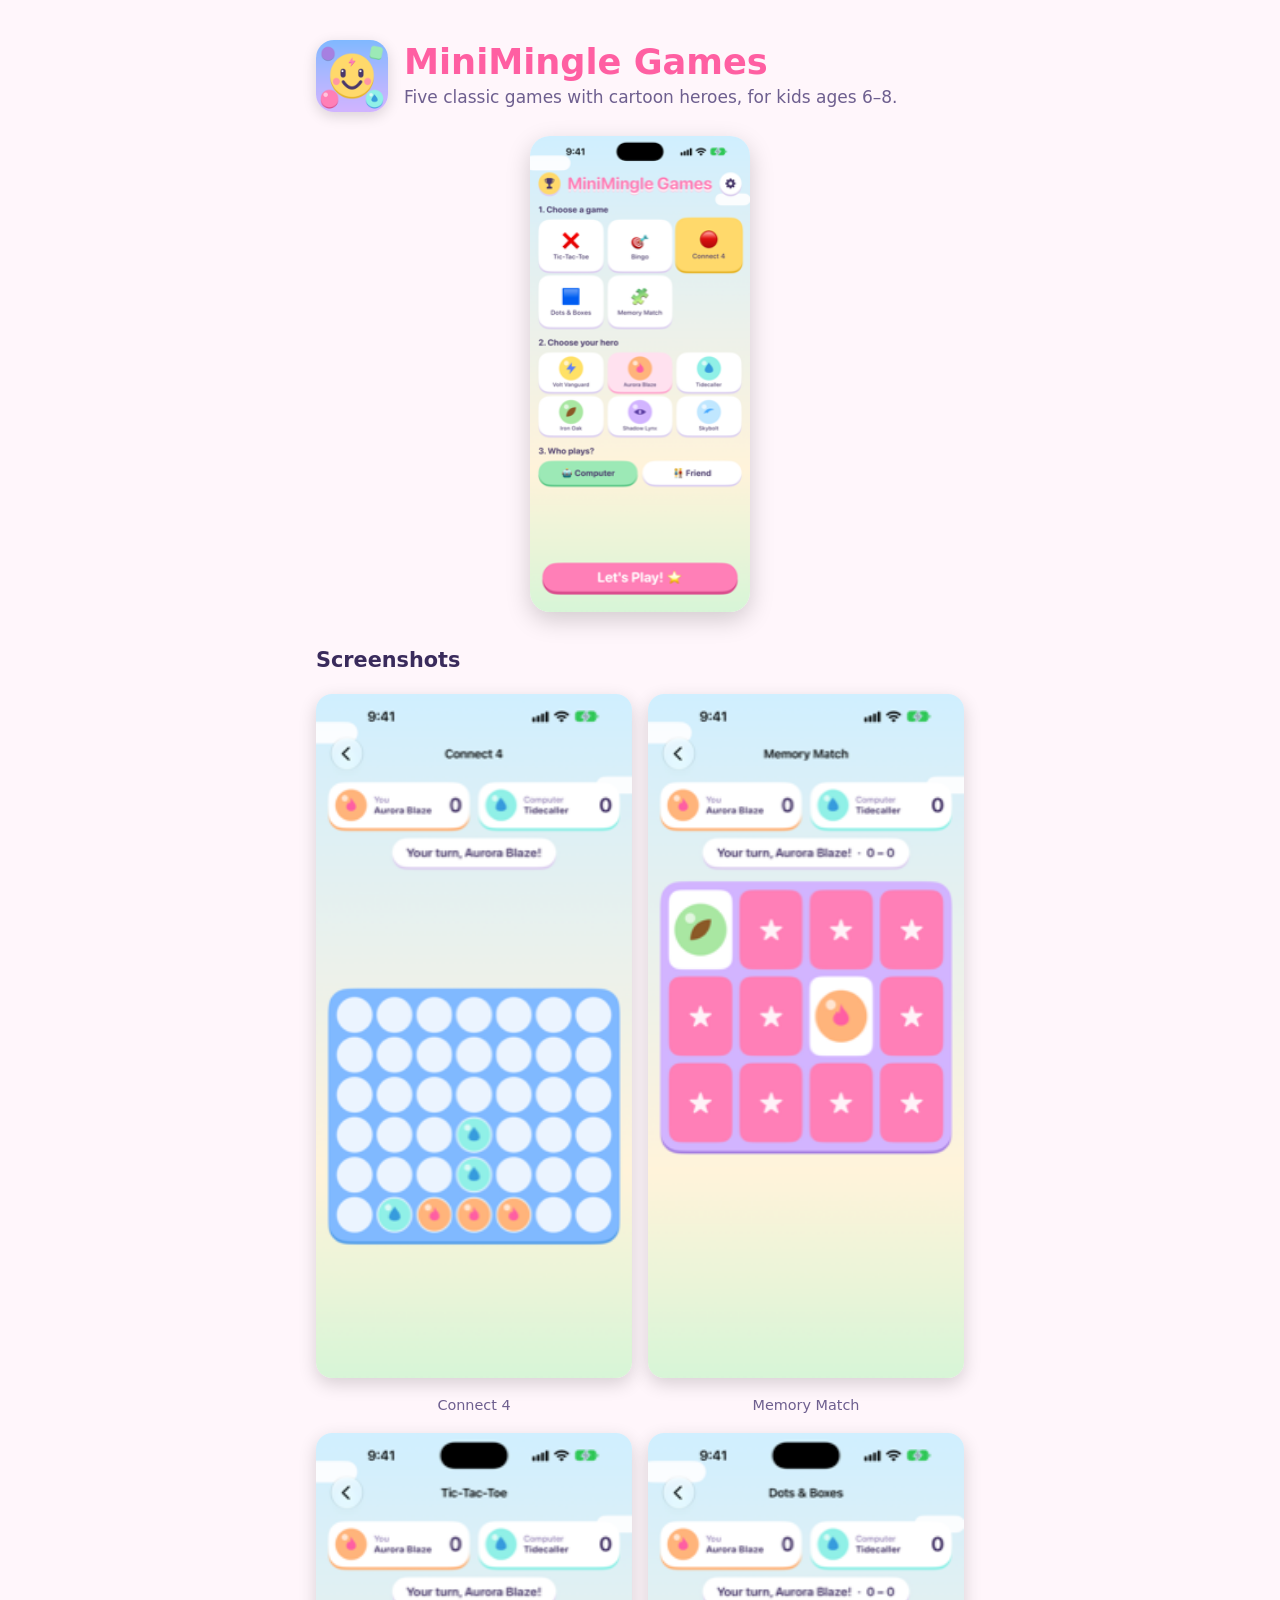
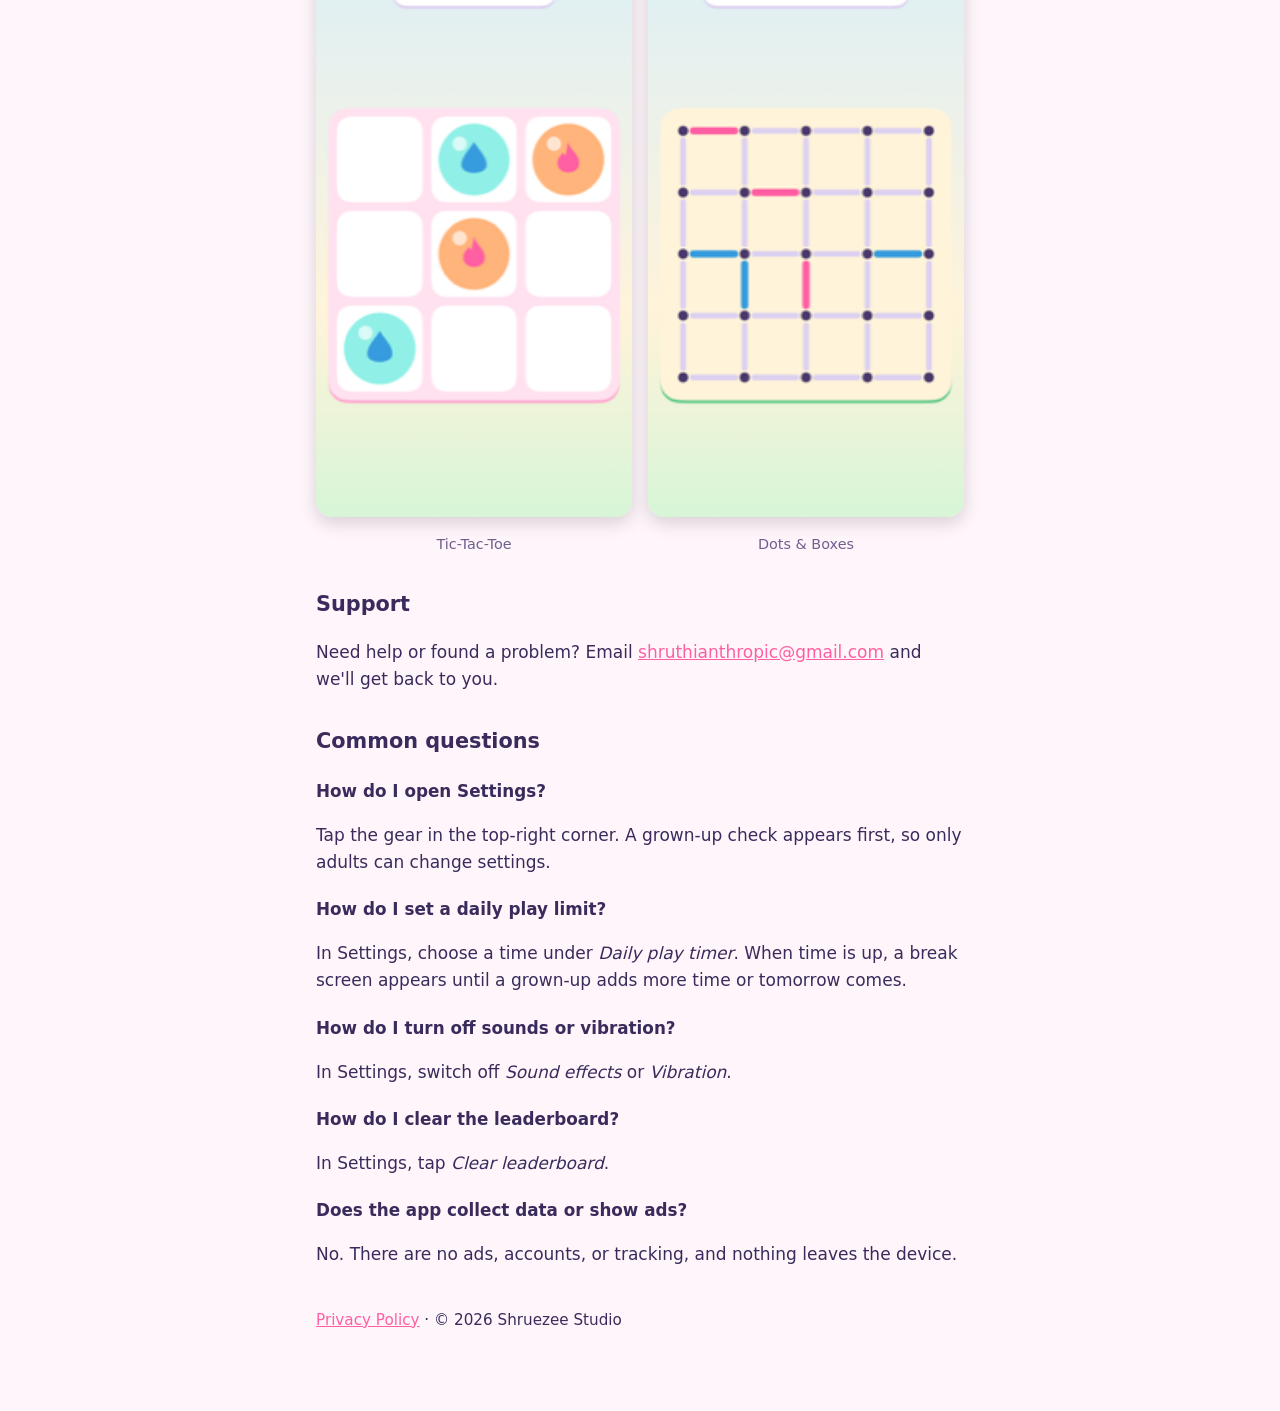
<file: index.html>
<!doctype html>
<html lang="en">
<head>
<meta charset="utf-8">
<meta name="viewport" content="width=device-width, initial-scale=1">
<title>MiniMingle Games – Support</title>
<link rel="stylesheet" href="style.css">
</head>
<body>
<main>
  <div class="hero">
    <img src="images/app-icon.png" alt="MiniMingle Games app icon" class="icon">
    <div>
      <h1>MiniMingle Games</h1>
      <p class="sub">Five classic games with cartoon heroes, for kids ages 6–8.</p>
    </div>
  </div>
  <img src="images/screenshot-home.png" alt="MiniMingle Games home screen showing game, hero, and opponent picker" class="screenshot">

  <h2>Screenshots</h2>
  <div class="gallery">
    <figure>
      <img src="images/screenshot-connect4.png" alt="Connect 4 gameplay">
      <figcaption>Connect 4</figcaption>
    </figure>
    <figure>
      <img src="images/screenshot-memory.png" alt="Memory Match gameplay">
      <figcaption>Memory Match</figcaption>
    </figure>
    <figure>
      <img src="images/screenshot-tictactoe.png" alt="Tic-Tac-Toe gameplay">
      <figcaption>Tic-Tac-Toe</figcaption>
    </figure>
    <figure>
      <img src="images/screenshot-dots.png" alt="Dots & Boxes gameplay">
      <figcaption>Dots &amp; Boxes</figcaption>
    </figure>
  </div>

  <h2>Support</h2>
  <p>Need help or found a problem? Email
  <a href="mailto:shruthianthropic@gmail.com">shruthianthropic@gmail.com</a> and we'll get back to you.</p>

  <h2>Common questions</h2>
  <h3>How do I open Settings?</h3>
  <p>Tap the gear in the top-right corner. A grown-up check appears first, so only
  adults can change settings.</p>

  <h3>How do I set a daily play limit?</h3>
  <p>In Settings, choose a time under <em>Daily play timer</em>. When time is up, a
  break screen appears until a grown-up adds more time or tomorrow comes.</p>

  <h3>How do I turn off sounds or vibration?</h3>
  <p>In Settings, switch off <em>Sound effects</em> or <em>Vibration</em>.</p>

  <h3>How do I clear the leaderboard?</h3>
  <p>In Settings, tap <em>Clear leaderboard</em>.</p>

  <h3>Does the app collect data or show ads?</h3>
  <p>No. There are no ads, accounts, or tracking, and nothing leaves the device.</p>

  <p class="foot"><a href="privacy.html">Privacy Policy</a> · © 2026 Shruezee Studio</p>
</main>
</body>
</html>
</file>
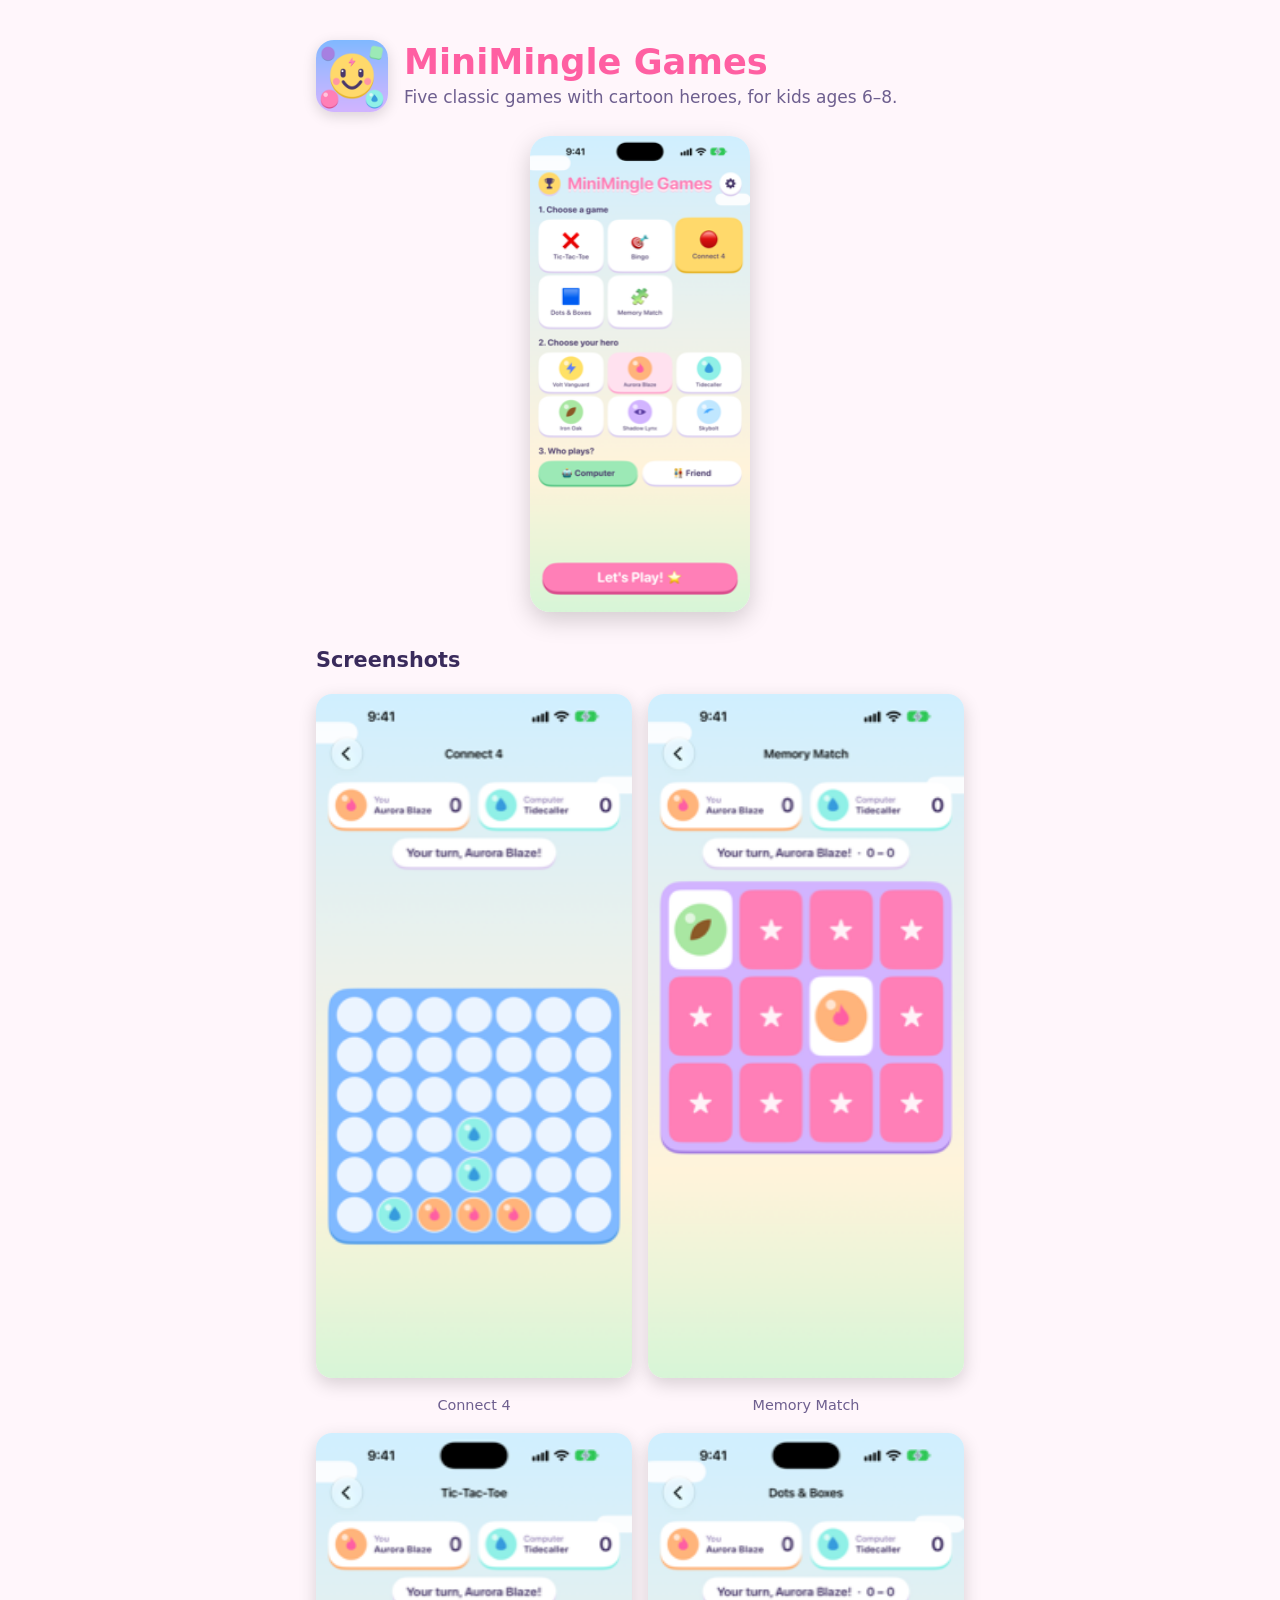
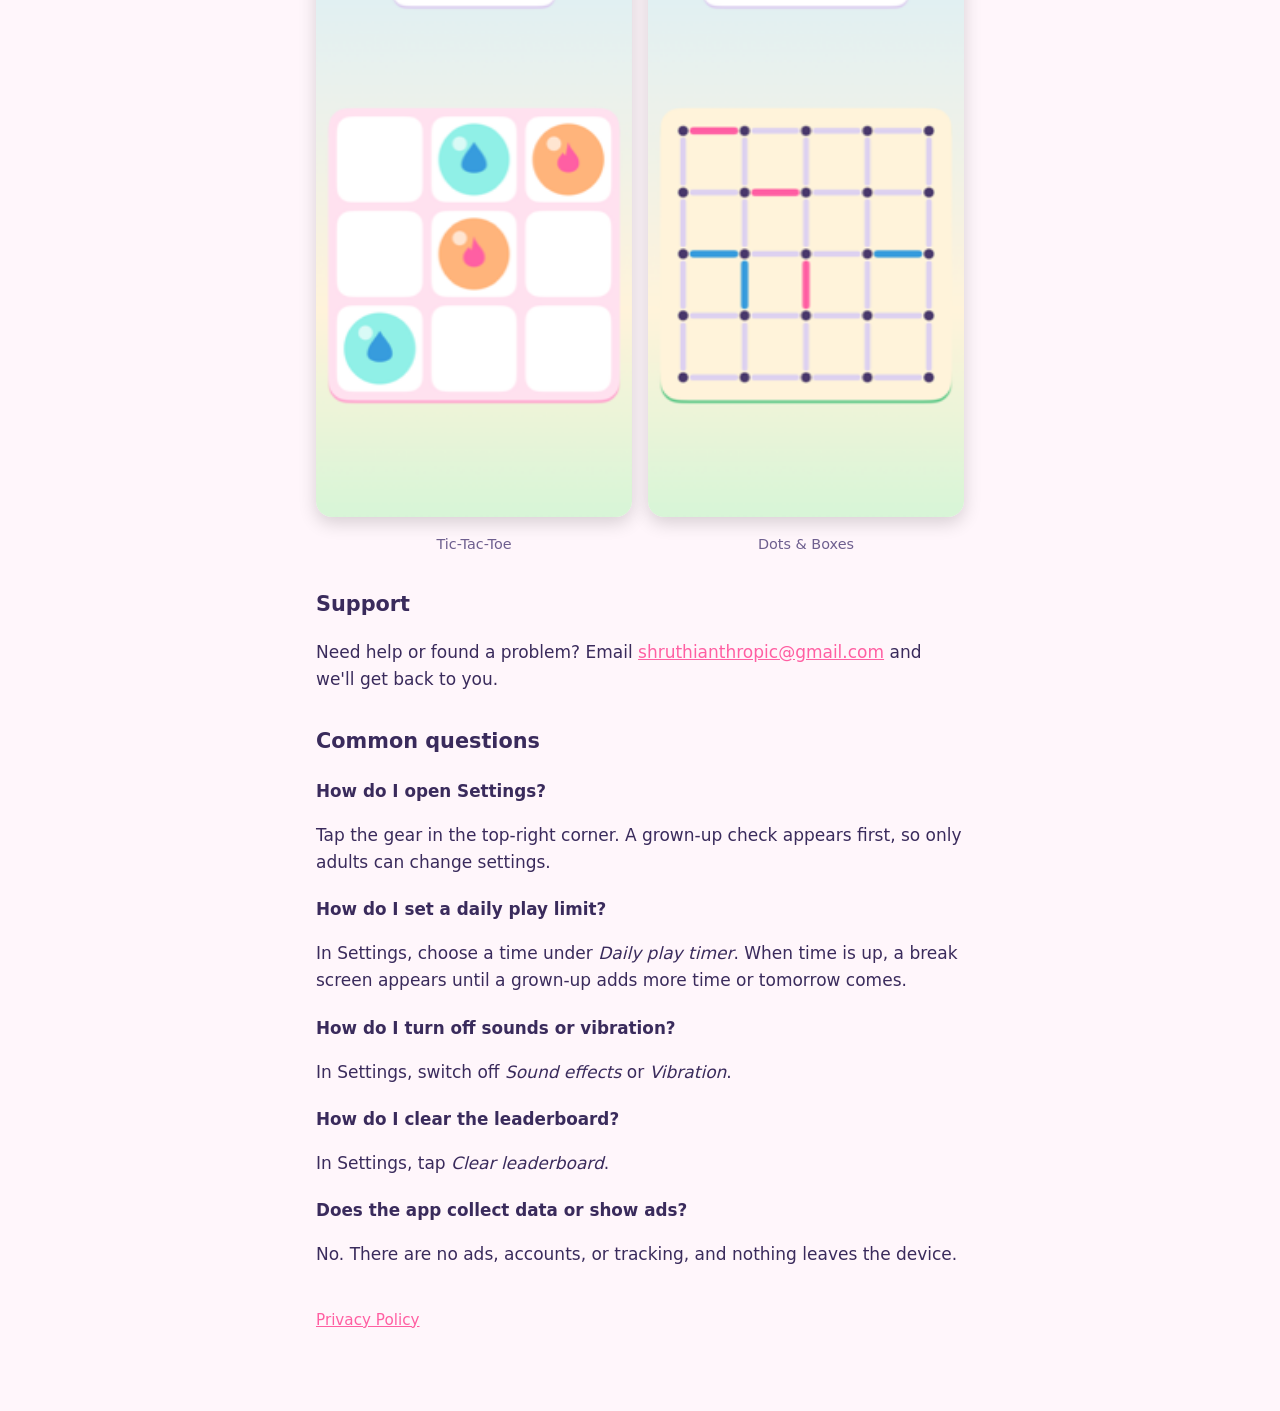
<file: docs/index.html>
<!doctype html>
<html lang="en">
<head>
<meta charset="utf-8">
<meta name="viewport" content="width=device-width, initial-scale=1">
<title>MiniMingle Games – Support</title>
<link rel="stylesheet" href="style.css">
</head>
<body>
<main>
  <div class="hero">
    <img src="images/app-icon.png" alt="MiniMingle Games app icon" class="icon">
    <div>
      <h1>MiniMingle Games</h1>
      <p class="sub">Five classic games with cartoon heroes, for kids ages 6–8.</p>
    </div>
  </div>
  <img src="images/screenshot-home.png" alt="MiniMingle Games home screen showing game, hero, and opponent picker" class="screenshot">

  <h2>Screenshots</h2>
  <div class="gallery">
    <figure>
      <img src="images/screenshot-connect4.png" alt="Connect 4 gameplay">
      <figcaption>Connect 4</figcaption>
    </figure>
    <figure>
      <img src="images/screenshot-memory.png" alt="Memory Match gameplay">
      <figcaption>Memory Match</figcaption>
    </figure>
    <figure>
      <img src="images/screenshot-tictactoe.png" alt="Tic-Tac-Toe gameplay">
      <figcaption>Tic-Tac-Toe</figcaption>
    </figure>
    <figure>
      <img src="images/screenshot-dots.png" alt="Dots & Boxes gameplay">
      <figcaption>Dots &amp; Boxes</figcaption>
    </figure>
  </div>

  <h2>Support</h2>
  <p>Need help or found a problem? Email
  <a href="mailto:shruthianthropic@gmail.com">shruthianthropic@gmail.com</a> and we'll get back to you.</p>

  <h2>Common questions</h2>
  <h3>How do I open Settings?</h3>
  <p>Tap the gear in the top-right corner. A grown-up check appears first, so only
  adults can change settings.</p>

  <h3>How do I set a daily play limit?</h3>
  <p>In Settings, choose a time under <em>Daily play timer</em>. When time is up, a
  break screen appears until a grown-up adds more time or tomorrow comes.</p>

  <h3>How do I turn off sounds or vibration?</h3>
  <p>In Settings, switch off <em>Sound effects</em> or <em>Vibration</em>.</p>

  <h3>How do I clear the leaderboard?</h3>
  <p>In Settings, tap <em>Clear leaderboard</em>.</p>

  <h3>Does the app collect data or show ads?</h3>
  <p>No. There are no ads, accounts, or tracking, and nothing leaves the device.</p>

  <p class="foot"><a href="privacy.html">Privacy Policy</a></p>
</main>
</body>
</html>
</file>
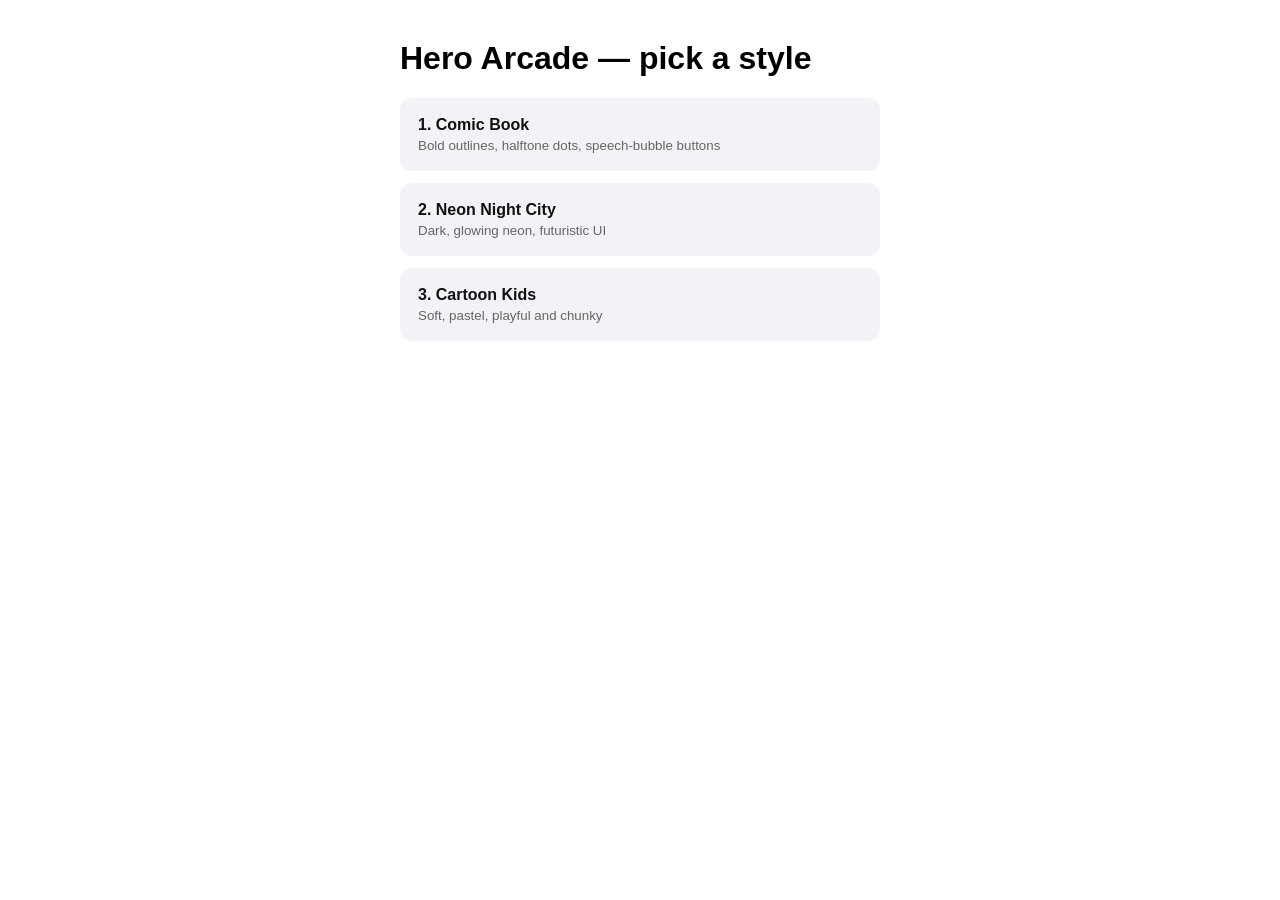
<file: previews/index.html>
<!DOCTYPE html>
<html lang="en">
<head>
<meta charset="utf-8">
<meta name="viewport" content="width=device-width, initial-scale=1">
<title>Hero Arcade – Style previews</title>
<style>
  body { font-family: -apple-system, "Segoe UI", sans-serif; max-width: 480px; margin: 40px auto; padding: 0 16px; }
  a { display: block; padding: 18px; margin: 12px 0; border-radius: 12px; background: #f2f2f7; color: #111; text-decoration: none; font-weight: 600; }
  a small { display: block; font-weight: 400; color: #666; margin-top: 4px; }
</style>
</head>
<body>
<h1>Hero Arcade — pick a style</h1>
<a href="comic-book.html">1. Comic Book<small>Bold outlines, halftone dots, speech-bubble buttons</small></a>
<a href="neon-night-city.html">2. Neon Night City<small>Dark, glowing neon, futuristic UI</small></a>
<a href="cartoon-kids.html">3. Cartoon Kids<small>Soft, pastel, playful and chunky</small></a>
</body>
</html>
</file>
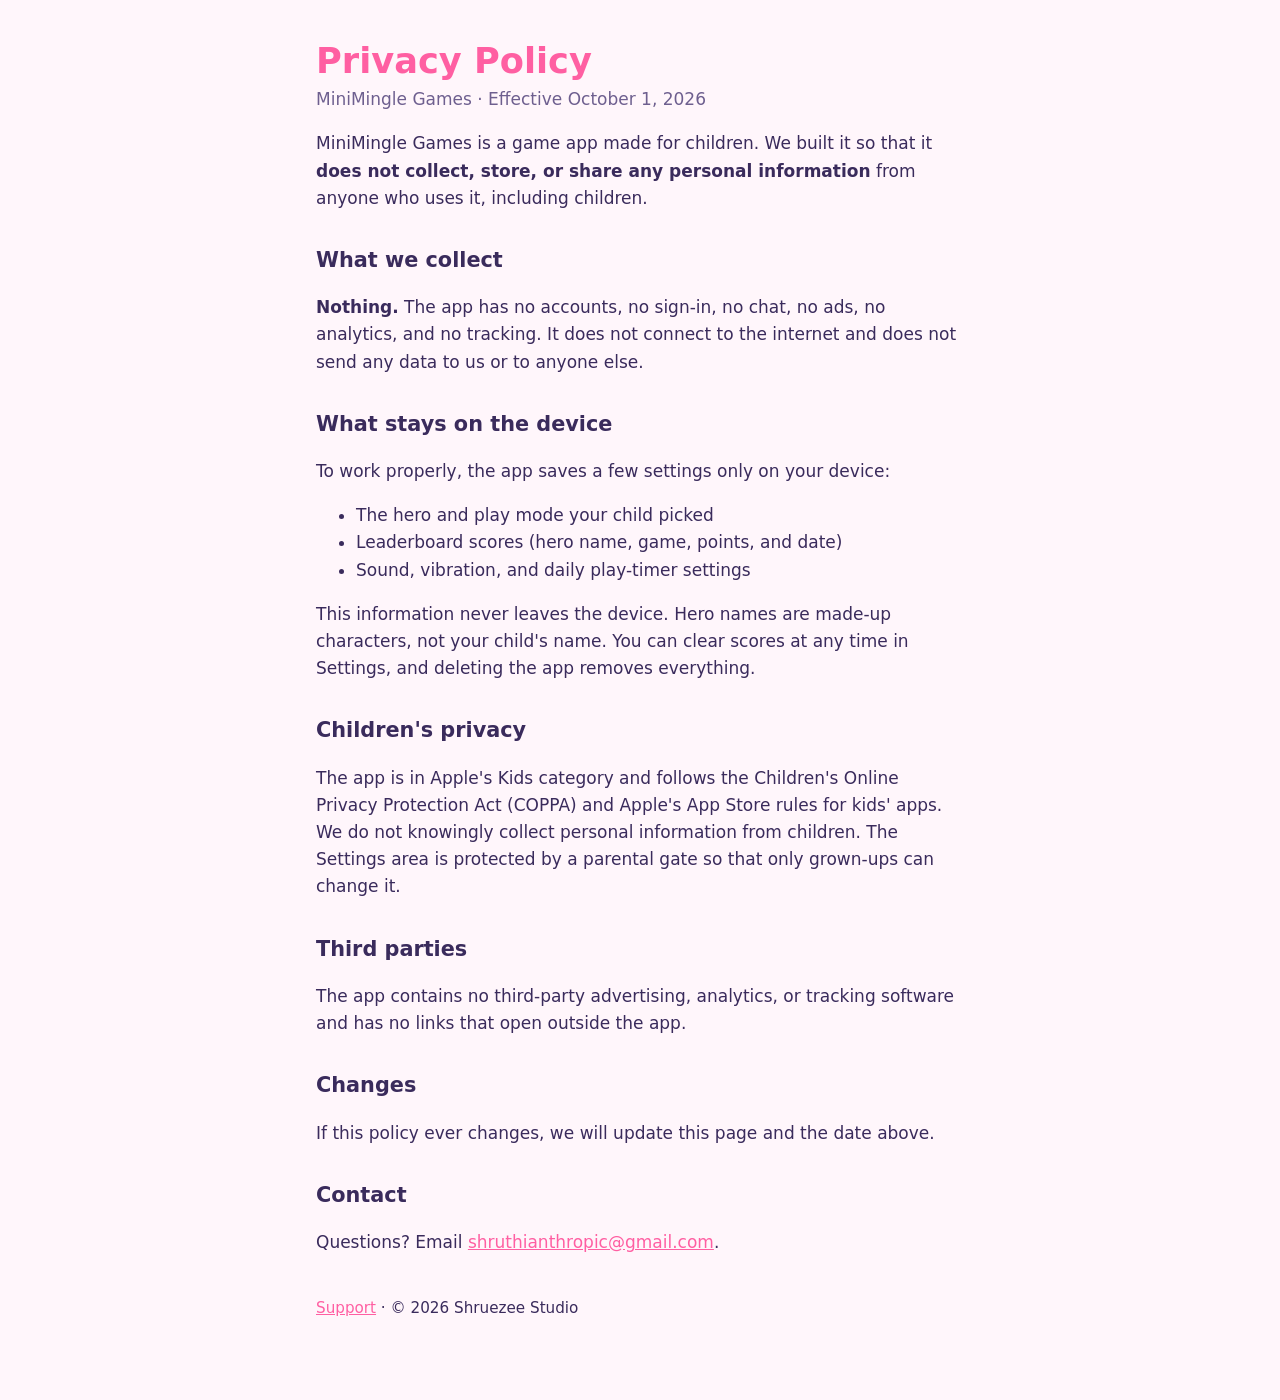
<file: privacy.html>
<!doctype html>
<html lang="en">
<head>
<meta charset="utf-8">
<meta name="viewport" content="width=device-width, initial-scale=1">
<title>MiniMingle Games – Privacy Policy</title>
<link rel="stylesheet" href="style.css">
</head>
<body>
<main>
  <h1>Privacy Policy</h1>
  <p class="sub">MiniMingle Games · Effective October 1, 2026</p>

  <p>MiniMingle Games is a game app made for children. We built it so that it
  <strong>does not collect, store, or share any personal information</strong> from
  anyone who uses it, including children.</p>

  <h2>What we collect</h2>
  <p><strong>Nothing.</strong> The app has no accounts, no sign-in, no chat, no ads,
  no analytics, and no tracking. It does not connect to the internet and does not send
  any data to us or to anyone else.</p>

  <h2>What stays on the device</h2>
  <p>To work properly, the app saves a few settings only on your device:</p>
  <ul>
    <li>The hero and play mode your child picked</li>
    <li>Leaderboard scores (hero name, game, points, and date)</li>
    <li>Sound, vibration, and daily play-timer settings</li>
  </ul>
  <p>This information never leaves the device. Hero names are made-up characters, not
  your child's name. You can clear scores at any time in Settings, and deleting the app
  removes everything.</p>

  <h2>Children's privacy</h2>
  <p>The app is in Apple's Kids category and follows the Children's Online Privacy
  Protection Act (COPPA) and Apple's App Store rules for kids' apps. We do not knowingly
  collect personal information from children. The Settings area is protected by a
  parental gate so that only grown-ups can change it.</p>

  <h2>Third parties</h2>
  <p>The app contains no third-party advertising, analytics, or tracking software and
  has no links that open outside the app.</p>

  <h2>Changes</h2>
  <p>If this policy ever changes, we will update this page and the date above.</p>

  <h2>Contact</h2>
  <p>Questions? Email <a href="mailto:shruthianthropic@gmail.com">shruthianthropic@gmail.com</a>.</p>

  <p class="foot"><a href="index.html">Support</a> · © 2026 Shruezee Studio</p>
</main>
</body>
</html>
</file>
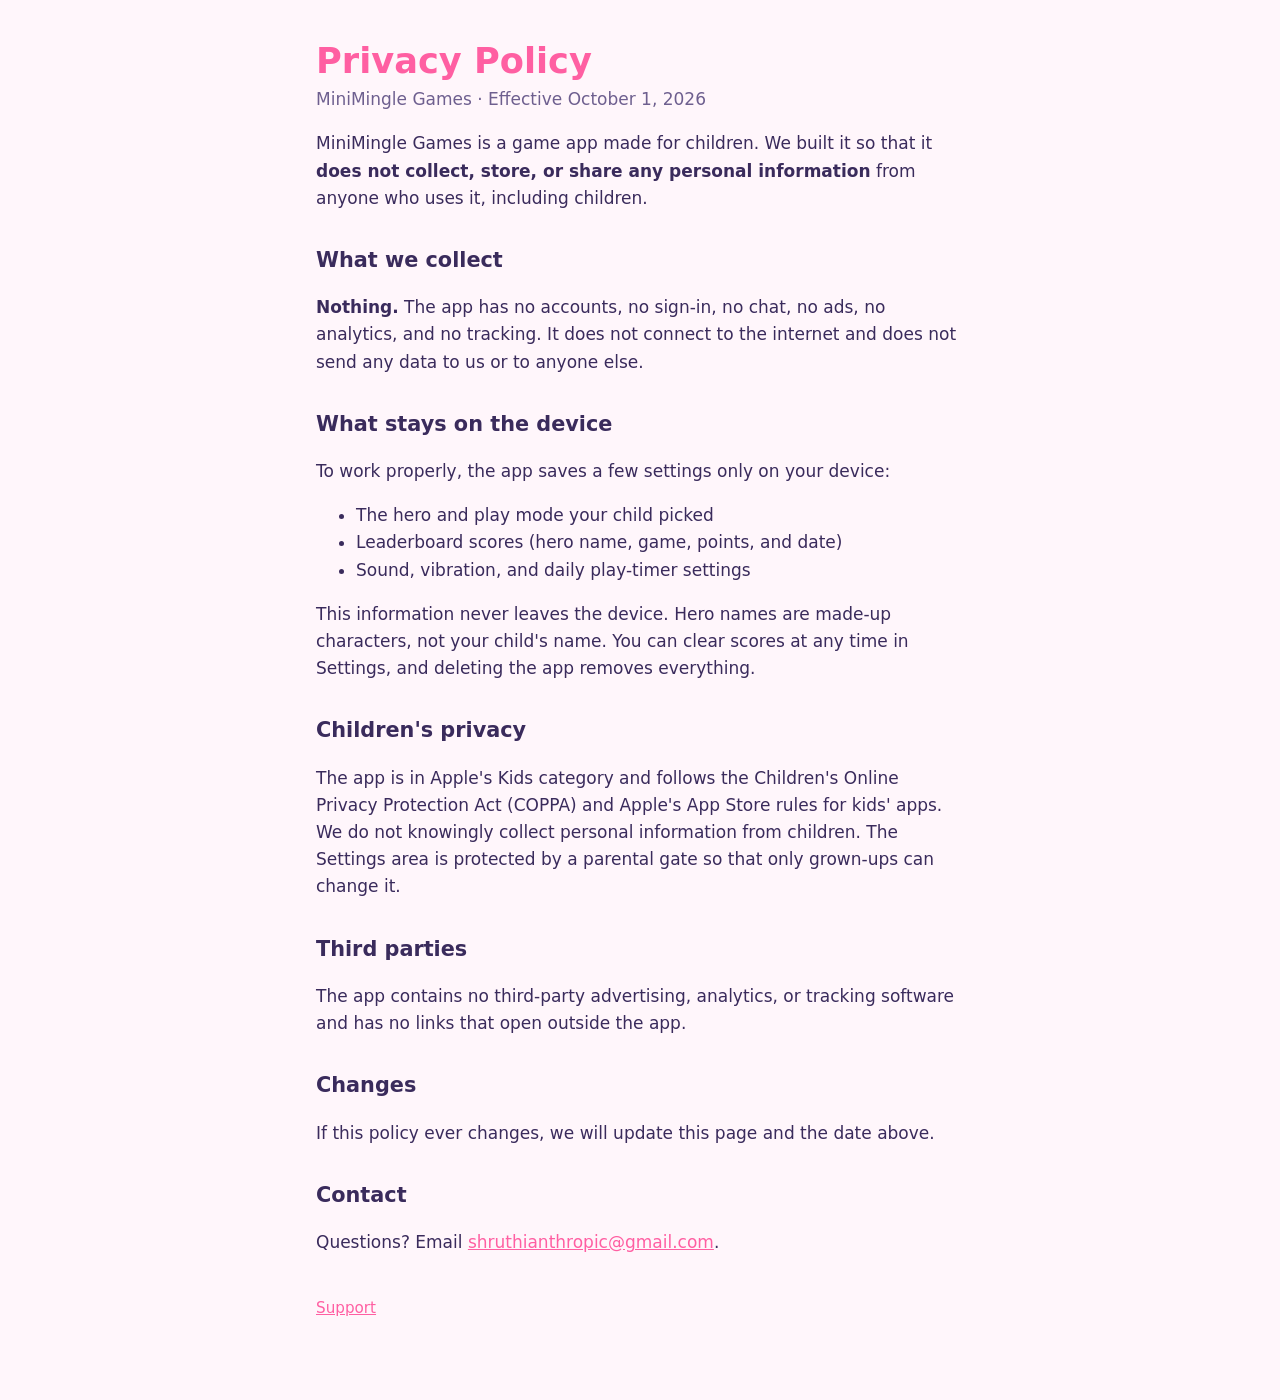
<file: docs/privacy.html>
<!doctype html>
<html lang="en">
<head>
<meta charset="utf-8">
<meta name="viewport" content="width=device-width, initial-scale=1">
<title>MiniMingle Games – Privacy Policy</title>
<link rel="stylesheet" href="style.css">
</head>
<body>
<main>
  <h1>Privacy Policy</h1>
  <p class="sub">MiniMingle Games · Effective October 1, 2026</p>

  <p>MiniMingle Games is a game app made for children. We built it so that it
  <strong>does not collect, store, or share any personal information</strong> from
  anyone who uses it, including children.</p>

  <h2>What we collect</h2>
  <p><strong>Nothing.</strong> The app has no accounts, no sign-in, no chat, no ads,
  no analytics, and no tracking. It does not connect to the internet and does not send
  any data to us or to anyone else.</p>

  <h2>What stays on the device</h2>
  <p>To work properly, the app saves a few settings only on your device:</p>
  <ul>
    <li>The hero and play mode your child picked</li>
    <li>Leaderboard scores (hero name, game, points, and date)</li>
    <li>Sound, vibration, and daily play-timer settings</li>
  </ul>
  <p>This information never leaves the device. Hero names are made-up characters, not
  your child's name. You can clear scores at any time in Settings, and deleting the app
  removes everything.</p>

  <h2>Children's privacy</h2>
  <p>The app is in Apple's Kids category and follows the Children's Online Privacy
  Protection Act (COPPA) and Apple's App Store rules for kids' apps. We do not knowingly
  collect personal information from children. The Settings area is protected by a
  parental gate so that only grown-ups can change it.</p>

  <h2>Third parties</h2>
  <p>The app contains no third-party advertising, analytics, or tracking software and
  has no links that open outside the app.</p>

  <h2>Changes</h2>
  <p>If this policy ever changes, we will update this page and the date above.</p>

  <h2>Contact</h2>
  <p>Questions? Email <a href="mailto:shruthianthropic@gmail.com">shruthianthropic@gmail.com</a>.</p>

  <p class="foot"><a href="index.html">Support</a></p>
</main>
</body>
</html>
</file>
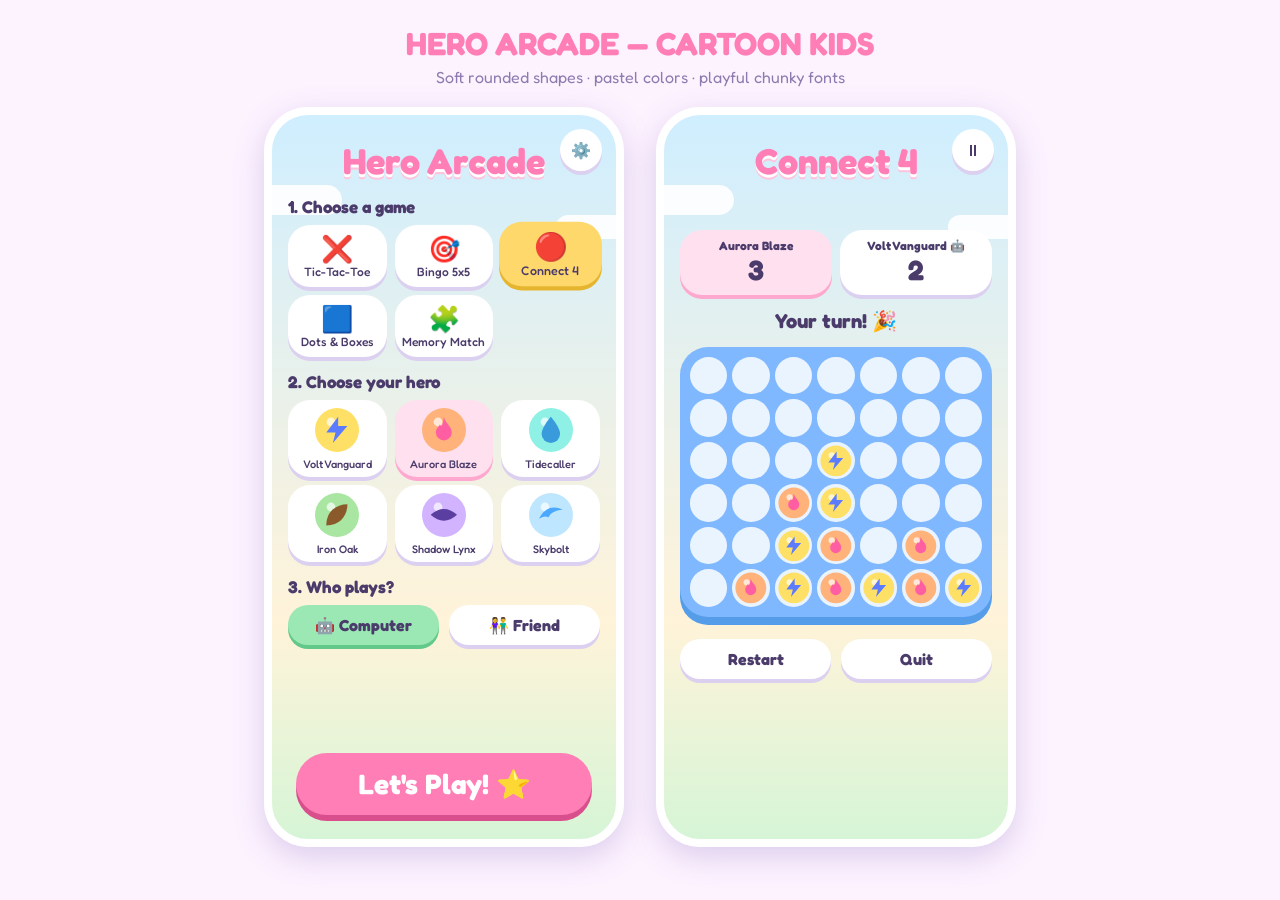
<file: previews/cartoon-kids.html>
<!DOCTYPE html>
<html lang="en">
<head>
<meta charset="utf-8">
<meta name="viewport" content="width=device-width, initial-scale=1">
<title>Hero Arcade – Cartoon Kids preview</title>
<link href="https://fonts.googleapis.com/css2?family=Fredoka:wght@500;700&display=swap" rel="stylesheet">
<style>
  * { box-sizing: border-box; }
  body { margin: 0; padding: 24px; background: #fdf3ff; font-family: Fredoka, "Baloo 2", ui-rounded, "Comic Sans MS", sans-serif; color: #4a3b6b; }
  h1 { text-align: center; margin: 0 0 4px; color: #ff7eb6; }
  .sub { text-align: center; color: #8d7bb0; margin-bottom: 20px; }
  .row { display: flex; gap: 32px; justify-content: center; flex-wrap: wrap; }
  .phone { width: 360px; height: 740px; border: 8px solid #fff; border-radius: 44px; overflow: hidden; position: relative; padding: 18px 16px;
    background: linear-gradient(#cfeeff, #fff3d9 70%, #d6f5d6); box-shadow: 0 10px 30px rgba(120,90,180,.25); }
  .cloud { position: absolute; background: #fff; border-radius: 50px; opacity: .9; }
  .c1 { width: 90px; height: 30px; top: 70px; left: -20px; } .c2 { width: 70px; height: 24px; top: 100px; right: -10px; }
  .title { font-size: 36px; font-weight: 700; text-align: center; margin: 6px 0 0; color: #ff7eb6; text-shadow: 0 3px 0 #fff, 0 5px 0 #ffc2dc; position: relative; }
  .gear { position: absolute; top: 14px; right: 14px; width: 42px; height: 42px; border-radius: 50%; background: #fff; display: grid; place-items: center; box-shadow: 0 4px 0 #dcd0f0; z-index: 2; }
  .label { font-weight: 700; font-size: 17px; margin: 14px 0 8px; position: relative; }
  .games { display: grid; grid-template-columns: repeat(3, 1fr); gap: 8px; position: relative; }
  .card { background: #fff; border-radius: 22px; text-align: center; padding: 8px 2px; font-size: 12px; font-weight: 500; box-shadow: 0 4px 0 #dcd0f0; }
  .card .ic { font-size: 26px; display: block; }
  .card.sel { background: #ffd86b; box-shadow: 0 4px 0 #e6b530; transform: translateY(-2px) scale(1.04); }
  .heroes { display: grid; grid-template-columns: repeat(3, 1fr); gap: 8px; position: relative; }
  .hero { background: #fff; border-radius: 22px; text-align: center; padding: 6px 2px; font-size: 11px; font-weight: 500; box-shadow: 0 4px 0 #dcd0f0; }
  .hero svg { width: 48px; height: 48px; }
  .hero.sel { background: #ffe0ef; box-shadow: 0 4px 0 #ffa8cf; }
  .modes { display: flex; gap: 10px; position: relative; }
  .pill { flex: 1; text-align: center; padding: 10px; border-radius: 999px; background: #fff; font-weight: 700; box-shadow: 0 4px 0 #dcd0f0; }
  .pill.sel { background: #9be8b5; box-shadow: 0 4px 0 #62c98a; }
  .play { position: absolute; left: 24px; right: 24px; bottom: 24px; text-align: center; padding: 14px; border-radius: 999px; font-size: 28px; font-weight: 700; color: #fff; background: #ff7eb6; box-shadow: 0 6px 0 #d94f8d; }
  .score { display: flex; gap: 8px; margin-top: 48px; position: relative; }
  .pl { flex: 1; background: #fff; border-radius: 22px; padding: 8px; text-align: center; font-size: 12px; font-weight: 700; box-shadow: 0 4px 0 #dcd0f0; }
  .pl b { display: block; font-size: 28px; }
  .pl.turn { background: #ffe0ef; box-shadow: 0 4px 0 #ffa8cf; }
  .status { text-align: center; margin: 14px 0; font-size: 20px; font-weight: 700; position: relative; }
  .board { background: #7fb8ff; border-radius: 28px; padding: 10px; display: grid; grid-template-columns: repeat(7, 1fr); gap: 5px; box-shadow: 0 8px 0 #559de8; position: relative; }
  .cell { aspect-ratio: 1; border-radius: 50%; background: #eaf4ff; display: grid; place-items: center; }
  .cell svg { width: 90%; height: 90%; }
  .btns { display: flex; gap: 10px; margin-top: 22px; position: relative; }
</style>
</head>
<body>
<h1>HERO ARCADE — CARTOON KIDS</h1>
<div class="sub">Soft rounded shapes · pastel colors · playful chunky fonts</div>
<div class="row">
  <div class="phone">
    <div class="cloud c1"></div><div class="cloud c2"></div>
    <div class="gear">⚙️</div>
    <h2 class="title">Hero Arcade</h2>
    <div class="label">1. Choose a game</div>
    <div class="games" id="games"></div>
    <div class="label">2. Choose your hero</div>
    <div class="heroes" id="heroes"></div>
    <div class="label">3. Who plays?</div>
    <div class="modes"><div class="pill sel">🤖 Computer</div><div class="pill">👫 Friend</div></div>
    <div class="play">Let's Play! ⭐</div>
  </div>
  <div class="phone">
    <div class="cloud c1"></div><div class="cloud c2"></div>
    <div class="gear">⏸</div>
    <h2 class="title">Connect 4</h2>
    <div class="score">
      <div class="pl turn">Aurora Blaze<b>3</b></div>
      <div class="pl">Volt Vanguard 🤖<b>2</b></div>
    </div>
    <div class="status">Your turn! 🎉</div>
    <div class="board" id="board"></div>
    <div class="btns"><div class="pill">Restart</div><div class="pill">Quit</div></div>
  </div>
</div>
<script>
const H = [
  {n:'Volt Vanguard', c:['#ffe066','#5b7cff'], p:'M13 2 4 14h7l-2 8 11-13h-7z'},
  {n:'Aurora Blaze',  c:['#ffb37a','#ff5fa2'], p:'M12 2c1 5 6 7 6 12a6 6 0 0 1-12 0c0-3 2-4 3-6 1 2 2 2 3-6z'},
  {n:'Tidecaller',    c:['#8ff0e6','#3a9bdc'], p:'M12 2S5 10 5 15a7 7 0 0 0 14 0C19 10 12 2 12 2z'},
  {n:'Iron Oak',      c:['#a8e6a1','#8a5a2b'], p:'M4 20C4 9 12 4 20 4c0 8-5 16-16 16z'},
  {n:'Shadow Lynx',   c:['#d1b3ff','#5b3fa0'], p:'M2 12Q12 3 22 12Q12 21 2 12zM12 8v8'},
  {n:'Skybolt',       c:['#bfe6ff','#4aa8ff'], p:'M3 15Q9 3 21 8Q12 9 10 14Q8 12 3 15z'}
];
const emb = h => `<svg viewBox="0 0 24 24"><circle cx="12" cy="12" r="11" fill="${h.c[0]}"/><circle cx="9" cy="8" r="2.2" fill="#fff" opacity=".7"/><path d="${h.p}" fill="${h.c[1]}" transform="translate(4 4) scale(.66)"/></svg>`;
const games = [['❌','Tic-Tac-Toe'],['🎯','Bingo 5x5'],['🔴','Connect 4'],['🟦','Dots & Boxes'],['🧩','Memory Match']];
document.getElementById('games').innerHTML = games.map((g,i)=>`<div class="card ${i==2?'sel':''}"><span class="ic">${g[0]}</span>${g[1]}</div>`).join('');
document.getElementById('heroes').innerHTML = H.map((h,i)=>`<div class="hero ${i==1?'sel':''}">${emb(h)}<br>${h.n}</div>`).join('');
const rows = ['.......','.......','...B...','..AB...','..BA.A.','.ABABAB'];
document.getElementById('board').innerHTML = rows.join('').split('').map(c=>`<div class="cell">${c=='A'?emb(H[1]):c=='B'?emb(H[0]):''}</div>`).join('');
</script>
</body>
</html>
</file>
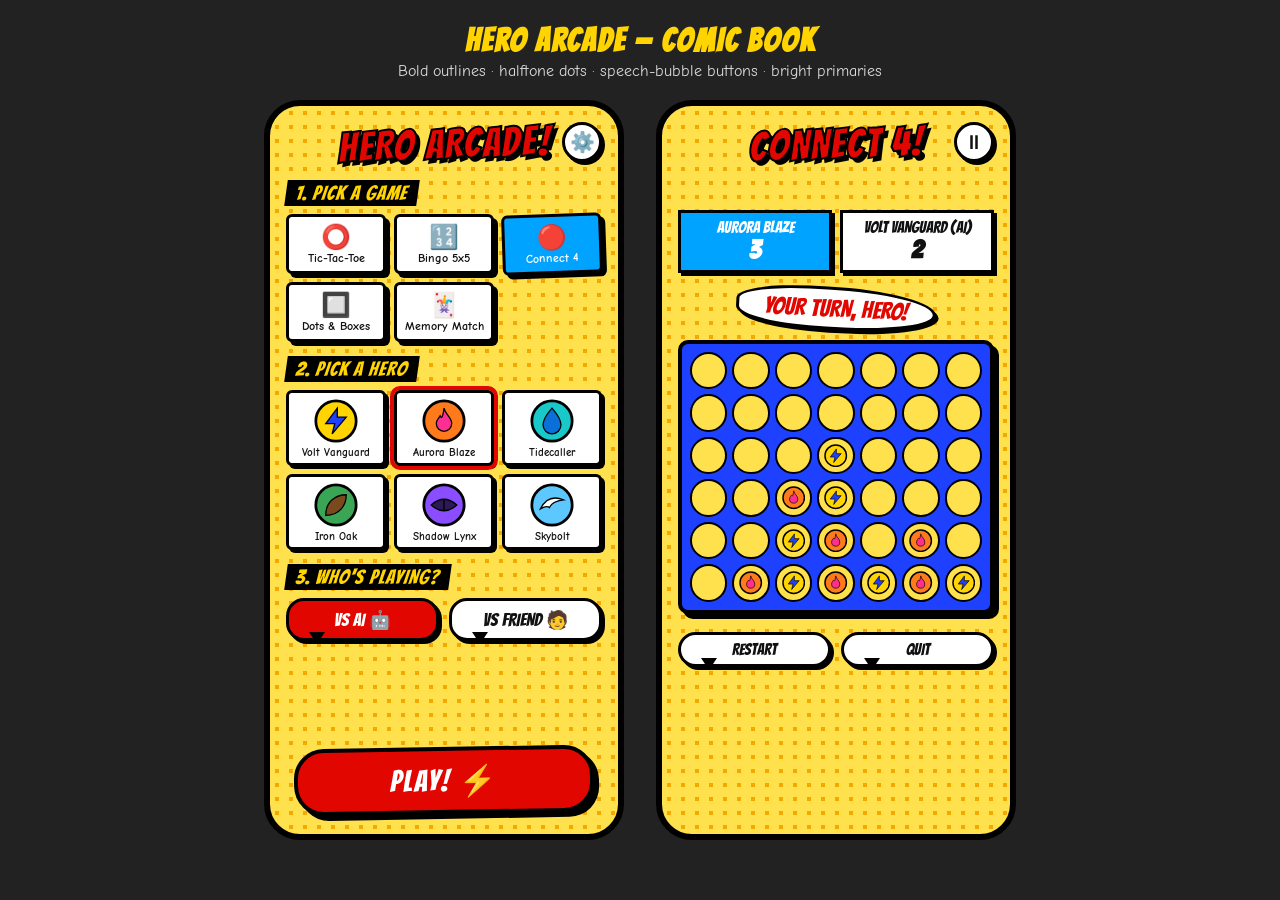
<file: previews/comic-book.html>
<!DOCTYPE html>
<html lang="en">
<head>
<meta charset="utf-8">
<meta name="viewport" content="width=device-width, initial-scale=1">
<title>Hero Arcade – Comic Book preview</title>
<link href="https://fonts.googleapis.com/css2?family=Bangers&family=Comic+Neue:wght@700&display=swap" rel="stylesheet">
<style>
  * { box-sizing: border-box; }
  body { margin: 0; padding: 24px; background: #222; font-family: "Comic Neue", "Comic Sans MS", sans-serif; color: #111; }
  h1 { font-family: Bangers, Impact, sans-serif; color: #ffd400; letter-spacing: 2px; text-align: center; margin: 0 0 4px; }
  .sub { text-align: center; color: #ddd; margin-bottom: 20px; }
  .row { display: flex; gap: 32px; justify-content: center; flex-wrap: wrap; }
  .phone { width: 360px; height: 740px; border: 6px solid #000; border-radius: 36px; overflow: hidden; position: relative;
    background-color: #ffe14d; background-image: radial-gradient(#f5a800 22%, transparent 24%); background-size: 14px 14px; padding: 18px 16px; }
  .title { font-family: Bangers, Impact, sans-serif; font-size: 40px; letter-spacing: 2px; color: #e10600; -webkit-text-stroke: 2px #000; text-shadow: 4px 4px 0 #000; margin: 0; text-align: center; transform: rotate(-2deg); }
  .gear { position: absolute; top: 16px; right: 16px; width: 40px; height: 40px; border: 3px solid #000; border-radius: 50%; background: #fff; display: grid; place-items: center; box-shadow: 3px 3px 0 #000; font-size: 20px; }
  .label { font-family: Bangers, Impact, sans-serif; font-size: 20px; letter-spacing: 1px; background: #000; color: #ffd400; display: inline-block; padding: 2px 10px; transform: skew(-8deg); margin: 14px 0 8px; }
  .games { display: grid; grid-template-columns: repeat(3, 1fr); gap: 8px; }
  .card { background: #fff; border: 3px solid #000; border-radius: 6px; box-shadow: 4px 4px 0 #000; text-align: center; padding: 6px 2px; font-weight: 700; font-size: 12px; }
  .card .ic { font-size: 24px; display: block; }
  .card.sel { background: #00a3ff; color: #fff; transform: rotate(-2deg); }
  .heroes { display: grid; grid-template-columns: repeat(3, 1fr); gap: 8px; }
  .hero { border: 3px solid #000; border-radius: 6px; box-shadow: 3px 3px 0 #000; text-align: center; padding: 6px 2px 4px; font-size: 11px; font-weight: 700; background: #fff; }
  .hero.sel { outline: 4px solid #e10600; }
  .hero svg { width: 44px; height: 44px; }
  .modes { display: flex; gap: 10px; }
  .bubble { position: relative; flex: 1; background: #fff; border: 3px solid #000; border-radius: 18px; padding: 8px; text-align: center; font-family: Bangers, Impact, sans-serif; font-size: 18px; box-shadow: 3px 3px 0 #000; }
  .bubble::after { content: ""; position: absolute; left: 20px; bottom: -14px; border: 8px solid transparent; border-top: 12px solid #000; }
  .bubble.sel { background: #e10600; color: #fff; }
  .play { position: absolute; left: 24px; right: 24px; bottom: 20px; background: #e10600; color: #fff; border: 4px solid #000; border-radius: 30px; text-align: center; padding: 12px; font-family: Bangers, Impact, sans-serif; font-size: 30px; letter-spacing: 2px; box-shadow: 5px 5px 0 #000; transform: rotate(-1deg); }
  .score { display: flex; justify-content: space-between; gap: 8px; margin-top: 44px; }
  .pl { flex: 1; border: 3px solid #000; background: #fff; box-shadow: 3px 3px 0 #000; padding: 6px; text-align: center; font-family: Bangers, Impact, sans-serif; font-size: 16px; }
  .pl.turn { background: #00a3ff; color: #fff; }
  .pl b { font-size: 26px; display: block; }
  .pop { text-align: center; margin: 14px auto 10px; width: 200px; background: #fff; border: 3px solid #000; border-radius: 40% 60% 50% 50%; padding: 6px; font-family: Bangers, Impact, sans-serif; font-size: 24px; color: #e10600; transform: rotate(3deg); box-shadow: 3px 3px 0 #000; }
  .board { background: #1e40ff; border: 4px solid #000; border-radius: 10px; padding: 8px; display: grid; grid-template-columns: repeat(7, 1fr); gap: 5px; box-shadow: 5px 5px 0 #000; }
  .cell { aspect-ratio: 1; border-radius: 50%; background: #ffe14d; border: 2px solid #000; display: grid; place-items: center; }
  .cell svg { width: 70%; height: 70%; }
  .btns { display: flex; gap: 10px; margin-top: 18px; }
  .btns .bubble { font-size: 16px; padding: 6px; }
</style>
</head>
<body>
<h1>HERO ARCADE — COMIC BOOK</h1>
<div class="sub">Bold outlines · halftone dots · speech-bubble buttons · bright primaries</div>
<div class="row">
  <div class="phone">
    <div class="gear">⚙️</div>
    <h2 class="title">HERO ARCADE!</h2>
    <div class="label">1. PICK A GAME</div>
    <div class="games" id="games"></div>
    <div class="label">2. PICK A HERO</div>
    <div class="heroes" id="heroes"></div>
    <div class="label">3. WHO'S PLAYING?</div>
    <div class="modes"><div class="bubble sel">VS AI 🤖</div><div class="bubble">VS FRIEND 🧑</div></div>
    <div class="play">PLAY! ⚡</div>
  </div>
  <div class="phone">
    <div class="gear">⏸</div>
    <h2 class="title">CONNECT 4!</h2>
    <div class="score">
      <div class="pl turn">AURORA BLAZE<b>3</b></div>
      <div class="pl">VOLT VANGUARD (AI)<b>2</b></div>
    </div>
    <div class="pop">YOUR TURN, HERO!</div>
    <div class="board" id="board"></div>
    <div class="btns"><div class="bubble">RESTART</div><div class="bubble">QUIT</div></div>
  </div>
</div>
<script>
const H = [
  {n:'Volt Vanguard', c:['#ffd400','#1e40ff'], p:'M13 2 4 14h7l-2 8 11-13h-7z'},
  {n:'Aurora Blaze',  c:['#ff7a1a','#ff2e93'], p:'M12 2c1 5 6 7 6 12a6 6 0 0 1-12 0c0-3 2-4 3-6 1 2 2 2 3-6z'},
  {n:'Tidecaller',    c:['#19c8c8','#0a6fd6'], p:'M12 2S5 10 5 15a7 7 0 0 0 14 0C19 10 12 2 12 2z'},
  {n:'Iron Oak',      c:['#3aa655','#7a4a1e'], p:'M4 20C4 9 12 4 20 4c0 8-5 16-16 16z'},
  {n:'Shadow Lynx',   c:['#8a4dff','#2b1a55'], p:'M2 12Q12 3 22 12Q12 21 2 12zM12 8v8'},
  {n:'Skybolt',       c:['#5cc8ff','#ffffff'], p:'M3 15Q9 3 21 8Q12 9 10 14Q8 12 3 15z'}
];
const emb = (h, s) => `<svg viewBox="0 0 24 24"><circle cx="12" cy="12" r="11" fill="${h.c[0]}" stroke="#000" stroke-width="1.5"/><path d="${h.p}" fill="${h.c[1]}" stroke="#000" stroke-width="1" transform="translate(3.6 3.6) scale(.7)"/></svg>`;
const games = [['⭕','Tic-Tac-Toe'],['🔢','Bingo 5x5'],['🔴','Connect 4'],['🔲','Dots & Boxes'],['🃏','Memory Match']];
document.getElementById('games').innerHTML = games.map((g,i)=>`<div class="card ${i==2?'sel':''}"><span class="ic">${g[0]}</span>${g[1]}</div>`).join('');
document.getElementById('heroes').innerHTML = H.map((h,i)=>`<div class="hero ${i==1?'sel':''}">${emb(h)}<br>${h.n}</div>`).join('');
const rows = ['.......','.......','...B...','..AB...','..BA.A.','.ABABAB'];
document.getElementById('board').innerHTML = rows.join('').split('').map(c=>`<div class="cell">${c=='A'?emb(H[1]):c=='B'?emb(H[0]):''}</div>`).join('');
</script>
</body>
</html>
</file>
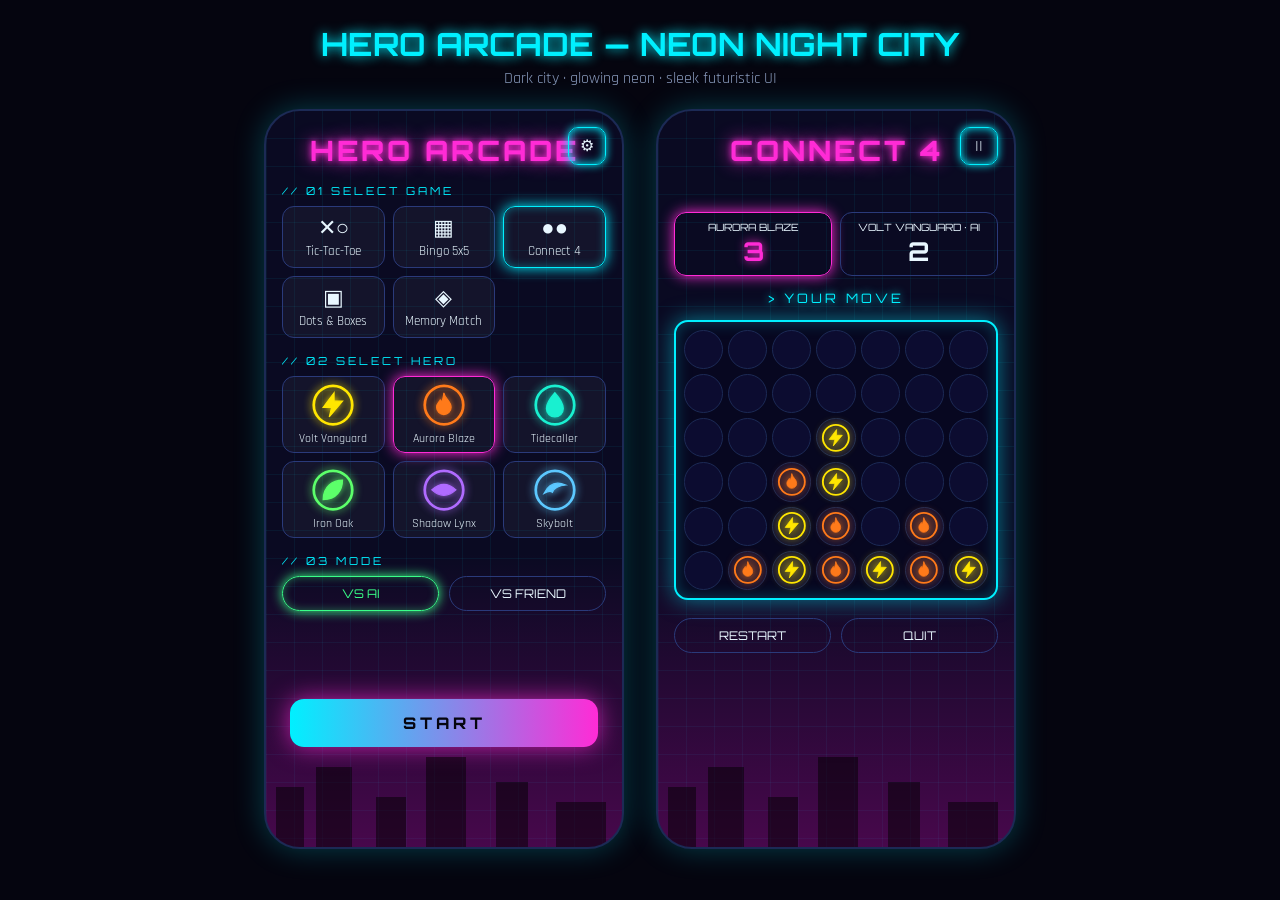
<file: previews/neon-night-city.html>
<!DOCTYPE html>
<html lang="en">
<head>
<meta charset="utf-8">
<meta name="viewport" content="width=device-width, initial-scale=1">
<title>Hero Arcade – Neon Night City preview</title>
<link href="https://fonts.googleapis.com/css2?family=Orbitron:wght@500;800&family=Rajdhani:wght@600&display=swap" rel="stylesheet">
<style>
  * { box-sizing: border-box; }
  body { margin: 0; padding: 24px; background: #05050f; font-family: Rajdhani, "Segoe UI", sans-serif; color: #e8f7ff; }
  h1 { font-family: Orbitron, sans-serif; text-align: center; margin: 0 0 4px; color: #00f0ff; text-shadow: 0 0 12px #00f0ff; }
  .sub { text-align: center; color: #8899bb; margin-bottom: 20px; }
  .row { display: flex; gap: 32px; justify-content: center; flex-wrap: wrap; }
  .phone { width: 360px; height: 740px; border: 2px solid #1c2a55; border-radius: 36px; overflow: hidden; position: relative; padding: 18px 16px;
    background:
      linear-gradient(180deg, transparent 60%, rgba(255,0,200,.25)),
      linear-gradient(90deg, rgba(0,240,255,.06) 1px, transparent 1px) 0 0/28px 28px,
      linear-gradient(0deg, rgba(0,240,255,.06) 1px, transparent 1px) 0 0/28px 28px,
      #0a0a22; box-shadow: 0 0 30px rgba(0,240,255,.25); }
  .skyline { position: absolute; left: 0; right: 0; bottom: 0; height: 90px; opacity: .5;
    background: linear-gradient(#000,#000) 10px 30px/28px 60px no-repeat, linear-gradient(#000,#000) 50px 10px/36px 80px no-repeat,
    linear-gradient(#000,#000) 110px 40px/30px 50px no-repeat, linear-gradient(#000,#000) 160px 0/40px 90px no-repeat,
    linear-gradient(#000,#000) 230px 25px/32px 65px no-repeat, linear-gradient(#000,#000) 290px 45px/50px 45px no-repeat; }
  .title { font-family: Orbitron, sans-serif; font-weight: 800; font-size: 28px; text-align: center; margin: 4px 0 0; color: #ff2bd6; text-shadow: 0 0 6px #ff2bd6, 0 0 18px #ff2bd6; letter-spacing: 3px; }
  .gear { position: absolute; top: 16px; right: 16px; width: 38px; height: 38px; border: 1px solid #00f0ff; border-radius: 10px; display: grid; place-items: center; box-shadow: 0 0 10px #00f0ff inset, 0 0 8px #00f0ff; }
  .label { font-family: Orbitron, sans-serif; font-size: 11px; letter-spacing: 3px; color: #00f0ff; margin: 16px 0 8px; text-transform: uppercase; }
  .games { display: grid; grid-template-columns: repeat(3, 1fr); gap: 8px; }
  .card { background: rgba(255,255,255,.04); border: 1px solid #2a3a7a; border-radius: 12px; text-align: center; padding: 8px 2px; font-size: 13px; }
  .card .ic { font-size: 22px; display: block; }
  .card.sel { border-color: #00f0ff; box-shadow: 0 0 14px #00f0ff, inset 0 0 10px rgba(0,240,255,.4); }
  .heroes { display: grid; grid-template-columns: repeat(3, 1fr); gap: 8px; }
  .hero { border: 1px solid #2a3a7a; border-radius: 12px; text-align: center; padding: 6px 2px; font-size: 12px; background: rgba(255,255,255,.04); }
  .hero svg { width: 44px; height: 44px; }
  .hero.sel { border-color: #ff2bd6; box-shadow: 0 0 14px #ff2bd6; }
  .modes { display: flex; gap: 10px; }
  .pill { flex: 1; text-align: center; padding: 9px; border-radius: 999px; border: 1px solid #2a3a7a; font-family: Orbitron, sans-serif; font-size: 12px; }
  .pill.sel { border-color: #39ff88; color: #39ff88; box-shadow: 0 0 12px #39ff88, inset 0 0 8px rgba(57,255,136,.4); }
  .play { position: absolute; left: 24px; right: 24px; bottom: 100px; text-align: center; padding: 14px; border-radius: 14px; font-family: Orbitron, sans-serif; font-weight: 800; letter-spacing: 4px; color: #05050f; background: linear-gradient(90deg, #00f0ff, #ff2bd6); box-shadow: 0 0 24px rgba(255,43,214,.7); }
  .score { display: flex; gap: 8px; margin-top: 44px; }
  .pl { flex: 1; border: 1px solid #2a3a7a; border-radius: 12px; padding: 8px; text-align: center; font-family: Orbitron, sans-serif; font-size: 10px; }
  .pl b { display: block; font-size: 26px; margin-top: 2px; }
  .pl.turn { border-color: #ff2bd6; box-shadow: 0 0 14px #ff2bd6; }
  .pl.turn b { color: #ff2bd6; text-shadow: 0 0 10px #ff2bd6; }
  .status { text-align: center; margin: 14px 0; font-family: Orbitron, sans-serif; font-size: 13px; letter-spacing: 3px; color: #00f0ff; text-shadow: 0 0 8px #00f0ff; }
  .board { border: 2px solid #00f0ff; border-radius: 14px; padding: 8px; display: grid; grid-template-columns: repeat(7, 1fr); gap: 5px; background: #070720; box-shadow: 0 0 22px rgba(0,240,255,.5), inset 0 0 16px rgba(0,240,255,.25); }
  .cell { aspect-ratio: 1; border-radius: 50%; background: #0c0c30; border: 1px solid #1c2a55; display: grid; place-items: center; }
  .cell svg { width: 80%; height: 80%; }
  .btns { display: flex; gap: 10px; margin-top: 18px; }
</style>
</head>
<body>
<h1>HERO ARCADE — NEON NIGHT CITY</h1>
<div class="sub">Dark city · glowing neon · sleek futuristic UI</div>
<div class="row">
  <div class="phone">
    <div class="gear">⚙</div>
    <h2 class="title">HERO ARCADE</h2>
    <div class="label">// 01 Select game</div>
    <div class="games" id="games"></div>
    <div class="label">// 02 Select hero</div>
    <div class="heroes" id="heroes"></div>
    <div class="label">// 03 Mode</div>
    <div class="modes"><div class="pill sel">VS AI</div><div class="pill">VS FRIEND</div></div>
    <div class="play">START</div>
    <div class="skyline"></div>
  </div>
  <div class="phone">
    <div class="gear">II</div>
    <h2 class="title">CONNECT 4</h2>
    <div class="score">
      <div class="pl turn">AURORA BLAZE<b>3</b></div>
      <div class="pl">VOLT VANGUARD · AI<b>2</b></div>
    </div>
    <div class="status">&gt; YOUR MOVE</div>
    <div class="board" id="board"></div>
    <div class="btns"><div class="pill">RESTART</div><div class="pill">QUIT</div></div>
    <div class="skyline"></div>
  </div>
</div>
<script>
const H = [
  {n:'Volt Vanguard', c:'#ffe600', p:'M13 2 4 14h7l-2 8 11-13h-7z'},
  {n:'Aurora Blaze',  c:'#ff7a1a', p:'M12 2c1 5 6 7 6 12a6 6 0 0 1-12 0c0-3 2-4 3-6 1 2 2 2 3-6z'},
  {n:'Tidecaller',    c:'#19f0d0', p:'M12 2S5 10 5 15a7 7 0 0 0 14 0C19 10 12 2 12 2z'},
  {n:'Iron Oak',      c:'#5cff6a', p:'M4 20C4 9 12 4 20 4c0 8-5 16-16 16z'},
  {n:'Shadow Lynx',   c:'#b06bff', p:'M2 12Q12 3 22 12Q12 21 2 12zM12 8v8'},
  {n:'Skybolt',       c:'#5cc8ff', p:'M3 15Q9 3 21 8Q12 9 10 14Q8 12 3 15z'}
];
const emb = h => `<svg viewBox="0 0 24 24" style="filter:drop-shadow(0 0 4px ${h.c})"><circle cx="12" cy="12" r="10.5" fill="none" stroke="${h.c}" stroke-width="1.5"/><path d="${h.p}" fill="${h.c}" stroke="${h.c}" stroke-width="1" transform="translate(4 4) scale(.66)"/></svg>`;
const games = [['✕○','Tic-Tac-Toe'],['▦','Bingo 5x5'],['●●','Connect 4'],['▣','Dots & Boxes'],['◈','Memory Match']];
document.getElementById('games').innerHTML = games.map((g,i)=>`<div class="card ${i==2?'sel':''}"><span class="ic">${g[0]}</span>${g[1]}</div>`).join('');
document.getElementById('heroes').innerHTML = H.map((h,i)=>`<div class="hero ${i==1?'sel':''}">${emb(h)}<br>${h.n}</div>`).join('');
const rows = ['.......','.......','...B...','..AB...','..BA.A.','.ABABAB'];
document.getElementById('board').innerHTML = rows.join('').split('').map(c=>`<div class="cell">${c=='A'?emb(H[1]):c=='B'?emb(H[0]):''}</div>`).join('');
</script>
</body>
</html>
</file>
<file: style.css>
:root { --bg: #fff6fb; --ink: #3a2b5c; --soft: #6e5f8f; --pink: #ff5fa2; --card: #ffffff; }
@media (prefers-color-scheme: dark) { :root { --bg: #1d1730; --ink: #f3eefe; --soft: #c2b6dd; --pink: #ff8cc0; --card: #2a2242; } }
* { box-sizing: border-box; }
body { margin: 0; background: var(--bg); color: var(--ink); font: 17px/1.6 ui-rounded, -apple-system, system-ui, sans-serif; }
main { max-width: 680px; margin: 0 auto; padding: 40px 16px 64px; }
h1 { color: var(--pink); font-size: 2.2rem; line-height: 1.2; margin: 0 0 4px; }
h2 { margin: 32px 0 8px; font-size: 1.3rem; }
h3 { margin: 20px 0 4px; font-size: 1.05rem; }
.sub { color: var(--soft); margin: 0; }
a { color: var(--pink); }
.foot { margin-top: 40px; font-size: 0.95rem; }
.hero { display: flex; align-items: center; gap: 16px; margin-bottom: 24px; }
.hero h1 { margin: 0; }
.icon { width: 72px; height: 72px; border-radius: 18px; box-shadow: 0 4px 14px rgba(0,0,0,0.15); flex-shrink: 0; }
.screenshot { display: block; max-width: 220px; width: 100%; border-radius: 20px; box-shadow: 0 8px 24px rgba(0,0,0,0.18); margin: 0 auto 32px; }
.gallery { display: grid; grid-template-columns: repeat(2, 1fr); gap: 16px; margin: 16px 0 8px; }
.gallery figure { margin: 0; text-align: center; }
.gallery img { width: 100%; border-radius: 16px; box-shadow: 0 6px 18px rgba(0,0,0,0.16); }
.gallery figcaption { margin-top: 8px; font-size: 0.9rem; color: var(--soft); }
</file>
<file: docs/style.css>
:root { --bg: #fff6fb; --ink: #3a2b5c; --soft: #6e5f8f; --pink: #ff5fa2; --card: #ffffff; }
@media (prefers-color-scheme: dark) { :root { --bg: #1d1730; --ink: #f3eefe; --soft: #c2b6dd; --pink: #ff8cc0; --card: #2a2242; } }
* { box-sizing: border-box; }
body { margin: 0; background: var(--bg); color: var(--ink); font: 17px/1.6 ui-rounded, -apple-system, system-ui, sans-serif; }
main { max-width: 680px; margin: 0 auto; padding: 40px 16px 64px; }
h1 { color: var(--pink); font-size: 2.2rem; line-height: 1.2; margin: 0 0 4px; }
h2 { margin: 32px 0 8px; font-size: 1.3rem; }
h3 { margin: 20px 0 4px; font-size: 1.05rem; }
.sub { color: var(--soft); margin: 0; }
a { color: var(--pink); }
.foot { margin-top: 40px; font-size: 0.95rem; }
.hero { display: flex; align-items: center; gap: 16px; margin-bottom: 24px; }
.hero h1 { margin: 0; }
.icon { width: 72px; height: 72px; border-radius: 18px; box-shadow: 0 4px 14px rgba(0,0,0,0.15); flex-shrink: 0; }
.screenshot { display: block; max-width: 220px; width: 100%; border-radius: 20px; box-shadow: 0 8px 24px rgba(0,0,0,0.18); margin: 0 auto 32px; }
.gallery { display: grid; grid-template-columns: repeat(2, 1fr); gap: 16px; margin: 16px 0 8px; }
.gallery figure { margin: 0; text-align: center; }
.gallery img { width: 100%; border-radius: 16px; box-shadow: 0 6px 18px rgba(0,0,0,0.16); }
.gallery figcaption { margin-top: 8px; font-size: 0.9rem; color: var(--soft); }
</file>
